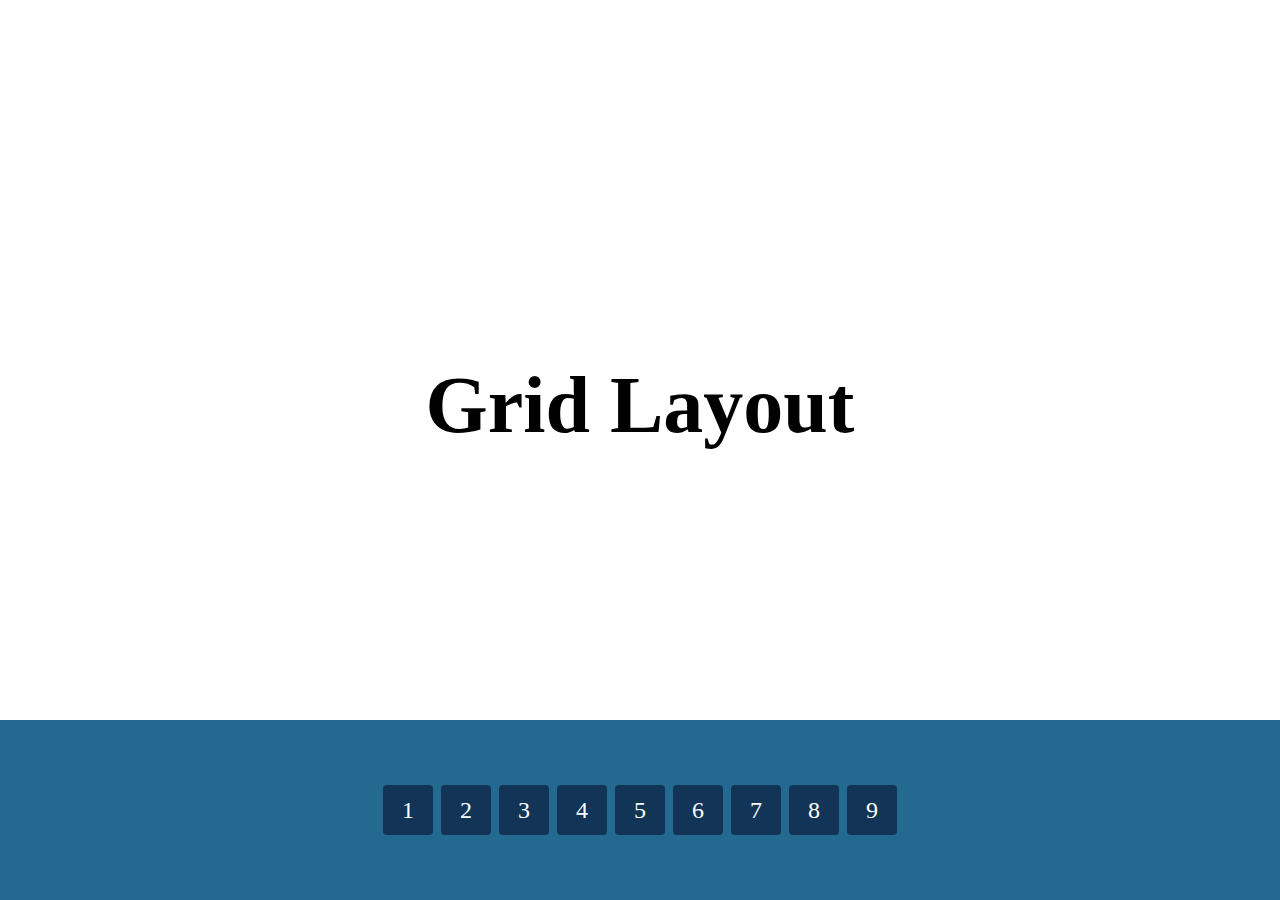
<file: index.html>
<!DOCTYPE html>
<html lang="en">
<head>
    <meta charset="UTF-8">
    <meta name="viewport" content="width=device-width, initial-scale=1.0">
    <title>Grid Layout</title>
    <link rel="stylesheet" href="./styles/style.css">
</head>
<body>
    <div class="main">
        <h1>Grid Layout</h1>
    </div>
    <div class="container"></div>
    <!-- paginition -->
    <div class="container">
        <div class="paginition-container">
            <div>
                <a href="./pages/grid_01.html">
                    <span class="paginition-item">1</span>
                </a>
            </div>
            <div>
                <a href="./pages/grid_02.html">
                    <span class="paginition-item">2</span>
                </a>
            </div>
            <div>
                <a href="./pages/grid_03.html">
                    <span class="paginition-item">3</span>
                </a>
            </div>
            <div>
                <a href="./pages/grid_04.html">
                    <span class="paginition-item">4</span>
                </a>
            </div>
            <div>
                <a href="./pages/grid_05.html">
                    <span class="paginition-item">5</span>
                </a>
            </div>
            <div>
                <a href="./pages/grid_06.html">
                    <span class="paginition-item">6</span>
                </a>
            </div>
            <div>
                <a href="./pages/grid_07.html">
                    <span class="paginition-item">7</span>
                </a>
            </div>
            <div>
                <a href="./pages/grid_08.html">
                    <span class="paginition-item">8</span>
                </a>
            </div>
            <div>
                <a href="./pages/grid_09.html">
                    <span class="paginition-item">9</span>
                </a>
            </div>
        </div>
    </div>
</body>
</html>
</file>
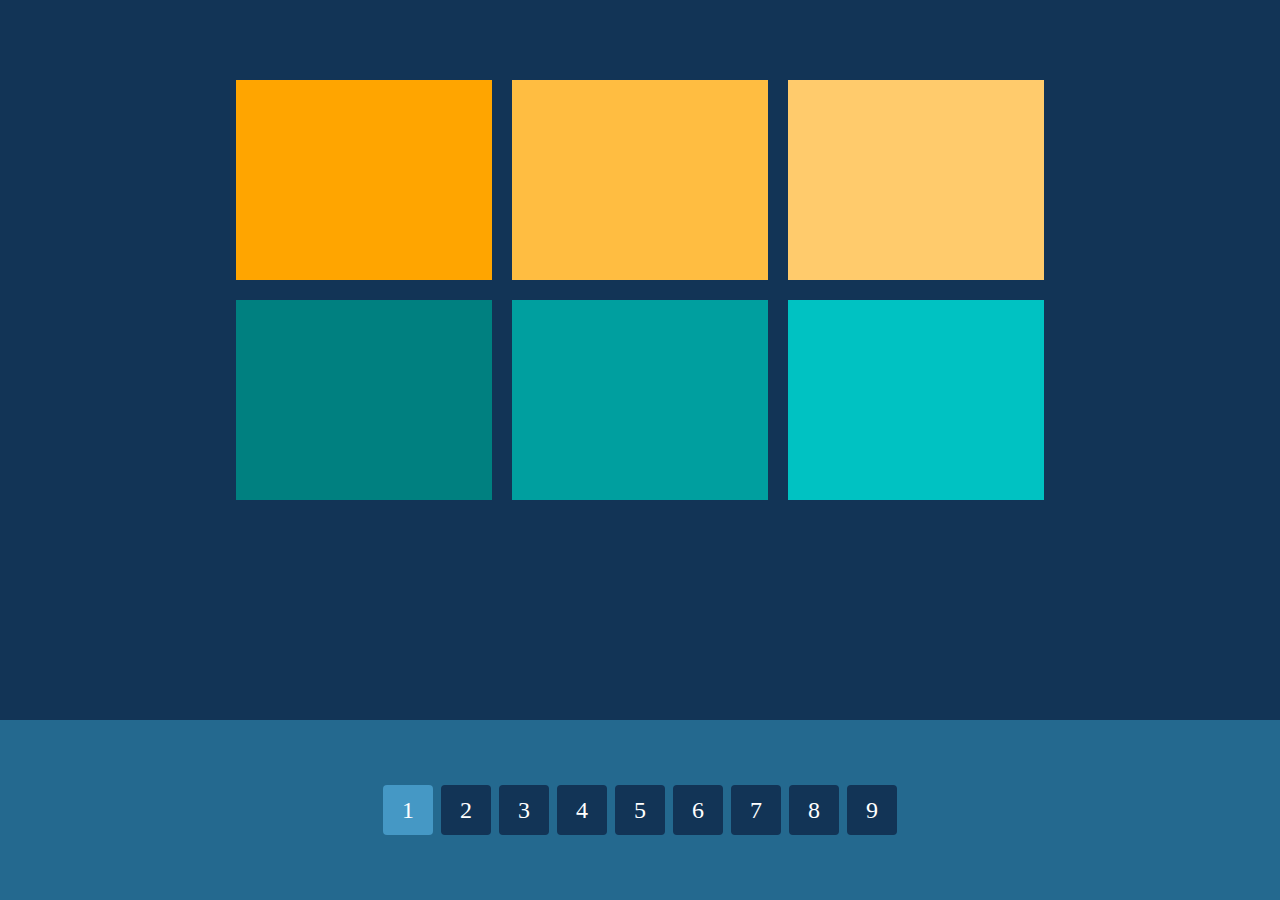
<file: pages/grid_01.html>
<!DOCTYPE html>
<html lang="en">
<head>
    <meta charset="UTF-8">
    <meta name="viewport" content="width=device-width, initial-scale=1.0">
    <title>Grid Layout | 01</title>
    <link rel="stylesheet" href="../styles/style.css">
    <link rel="stylesheet" href="../styles/grid-one.css">
</head>
<body>
    <!-- grid-01 -->
    <div class="container">
        <div class="parent grid-one">
            <div class="children" id="children-1"></div>
            <div class="children" id="children-2"></div>
            <div class="children" id="children-3"></div>
            <div class="children" id="children-4"></div>
            <div class="children" id="children-5"></div>
            <div class="children" id="children-6"></div>
        </div>
    </div>
    <!-- paginition -->
    <div class="">
        <div class="paginition-container">
            <div>
                <a href="./grid_01.html">
                    <span class="paginition-item active">1</span>
                </a>
            </div>
            <div>
                <a href="./grid_02.html">
                    <span class="paginition-item">2</span>
                </a>
            </div>
            <div>
                <a href="./grid_02.html">
                    <span class="paginition-item">3</span>
                </a>
            </div>
            <div>
                <a href="./grid_02.html">
                    <span class="paginition-item">4</span>
                </a>
            </div>
            <div>
                <a href="./grid_02.html">
                    <span class="paginition-item">5</span>
                </a>
            </div>
            <div>
                <a href="./grid_02.html">
                    <span class="paginition-item">6</span>
                </a>
            </div>
            <div>
                <a href="./grid_02.html">
                    <span class="paginition-item">7</span>
                </a>
            </div>
            <div>
                <a href="./grid_02.html">
                    <span class="paginition-item">8</span>
                </a>
            </div>
            <div>
                <a href="./grid_02.html">
                    <span class="paginition-item">9</span>
                </a>
            </div>
            
        </div>
    </div>
</body>
</html>
</file>
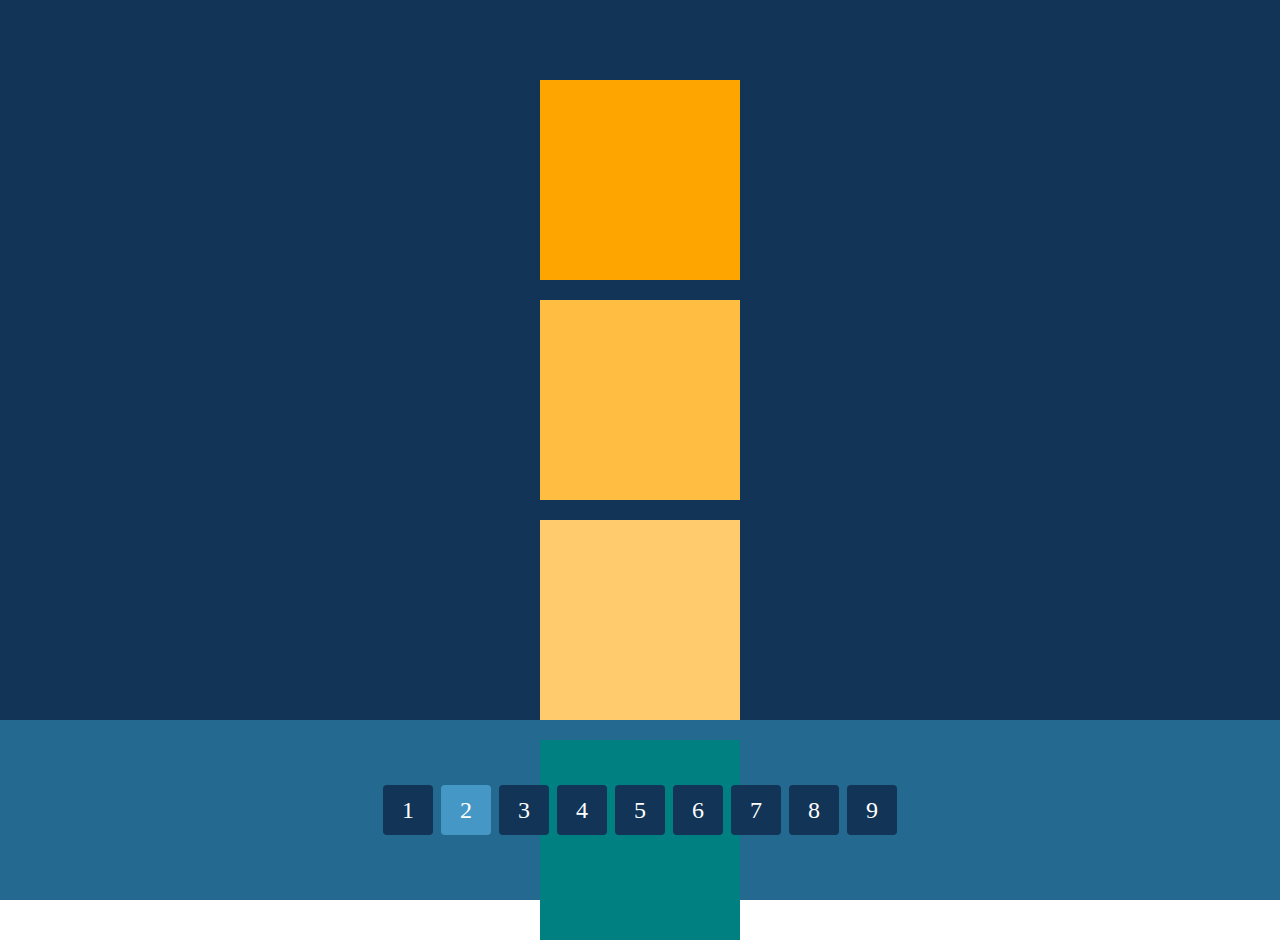
<file: pages/grid_02.html>
<!DOCTYPE html>
<html lang="en">
<head>
    <meta charset="UTF-8">
    <meta name="viewport" content="width=device-width, initial-scale=1.0">
    <title>Grid Layout | 02</title>
    <link rel="stylesheet" href="../styles/style.css">
    <link rel="stylesheet" href="../styles/grid-two.css">
</head>
<body>
    <!-- grid-01 -->
    <div class="container">
        <div class="parent grid-two">
            <div class="children" id="children-1"></div>
            <div class="children" id="children-2"></div>
            <div class="children" id="children-3"></div>
            <div class="children" id="children-4"></div>
        </div>
    </div>
    <!-- paginition -->
    <div class="">
        <div class="paginition-container">
            <div>
                <a href="./grid_01.html">
                    <span class="paginition-item">1</span>
                </a>
            </div>
            <div>
                <a href="./grid_02.html">
                    <span class="paginition-item active">2</span>
                </a>
            </div>
            <div>
                <a href="./grid_03.html">
                    <span class="paginition-item">3</span>
                </a>
            </div>
            <div>
                <a href="./grid_04.html">
                    <span class="paginition-item">4</span>
                </a>
            </div>
            <div>
                <a href="./grid_05.html">
                    <span class="paginition-item">5</span>
                </a>
            </div>
            <div>
                <a href="./grid_06.html">
                    <span class="paginition-item">6</span>
                </a>
            </div>
            <div>
                <a href="./grid_07.html">
                    <span class="paginition-item">7</span>
                </a>
            </div>
            <div>
                <a href="./grid_08.html">
                    <span class="paginition-item">8</span>
                </a>
            </div>
            <div>
                <a href="./grid_09.html">
                    <span class="paginition-item">9</span>
                </a>
            </div>
            
        </div>
    </div>
</body>
</html>
</file>
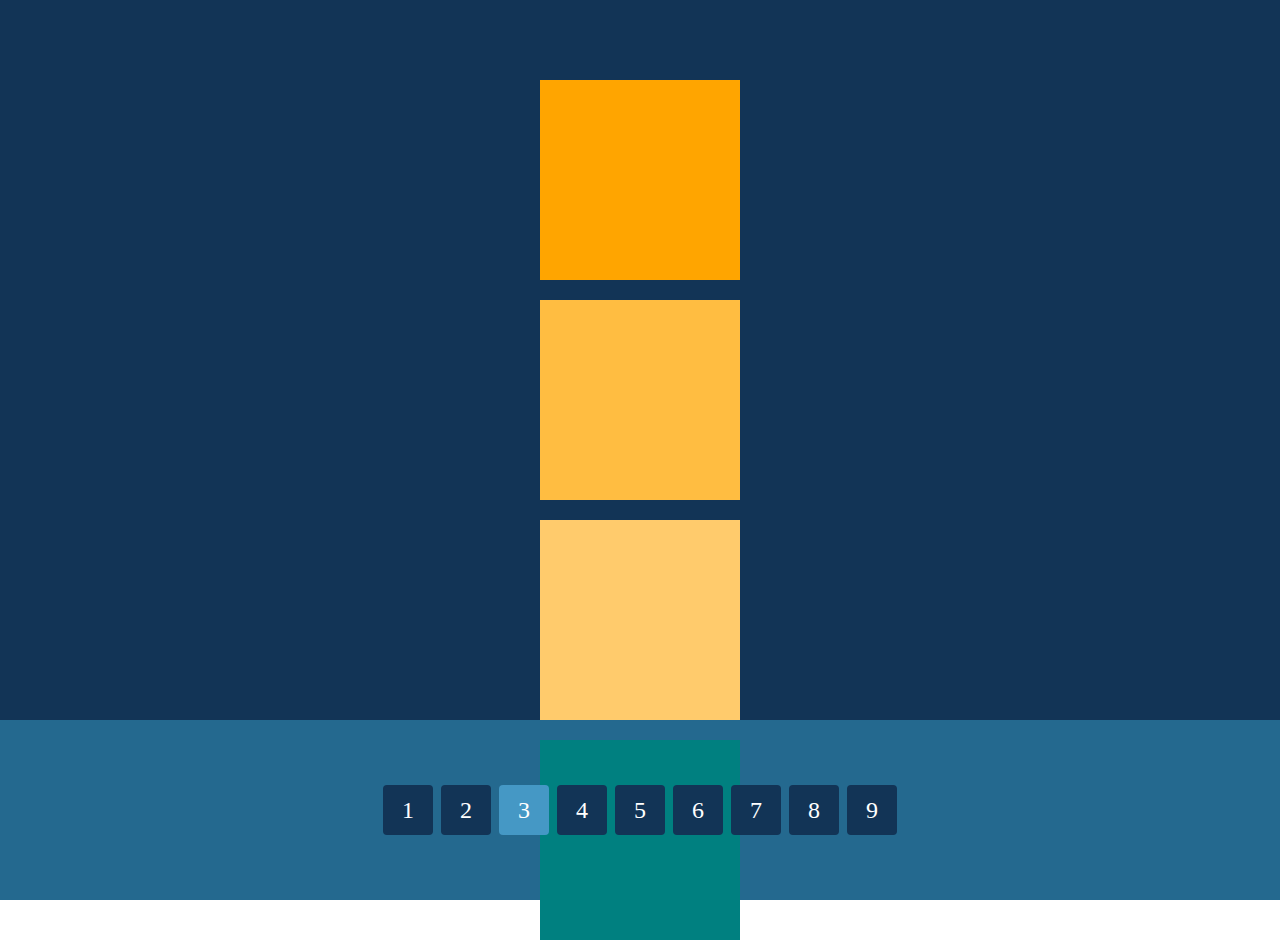
<file: pages/grid_03.html>
<!DOCTYPE html>
<html lang="en">
<head>
    <meta charset="UTF-8">
    <meta name="viewport" content="width=device-width, initial-scale=1.0">
    <title>Grid Layout | 02</title>
    <link rel="stylesheet" href="../styles/style.css">
    <link rel="stylesheet" href="../styles/grid-three.css">
</head>
<body>
    <!-- grid-01 -->
    <div class="container">
        <div class="parent grid-three">
            <div class="children" id="children-1"></div>
            <div class="children" id="children-2"></div>
            <div class="children" id="children-3"></div>
            <div class="children" id="children-4"></div>
        </div>
    </div>
    <!-- paginition -->
    <div class="">
        <div class="paginition-container">
            <div>
                <a href="./grid_01.html">
                    <span class="paginition-item">1</span>
                </a>
            </div>
            <div>
                <a href="./grid_02.html">
                    <span class="paginition-item">2</span>
                </a>
            </div>
            <div>
                <a href="./grid_03.html">
                    <span class="paginition-item active">3</span>
                </a>
            </div>
            <div>
                <a href="./grid_04.html">
                    <span class="paginition-item">4</span>
                </a>
            </div>
            <div>
                <a href="./grid_05.html">
                    <span class="paginition-item">5</span>
                </a>
            </div>
            <div>
                <a href="./grid_06.html">
                    <span class="paginition-item">6</span>
                </a>
            </div>
            <div>
                <a href="./grid_07.html">
                    <span class="paginition-item">7</span>
                </a>
            </div>
            <div>
                <a href="./grid_08.html">
                    <span class="paginition-item">8</span>
                </a>
            </div>
            <div>
                <a href="./grid_09.html">
                    <span class="paginition-item">9</span>
                </a>
            </div>
            
        </div>
    </div>
</body>
</html>
</file>
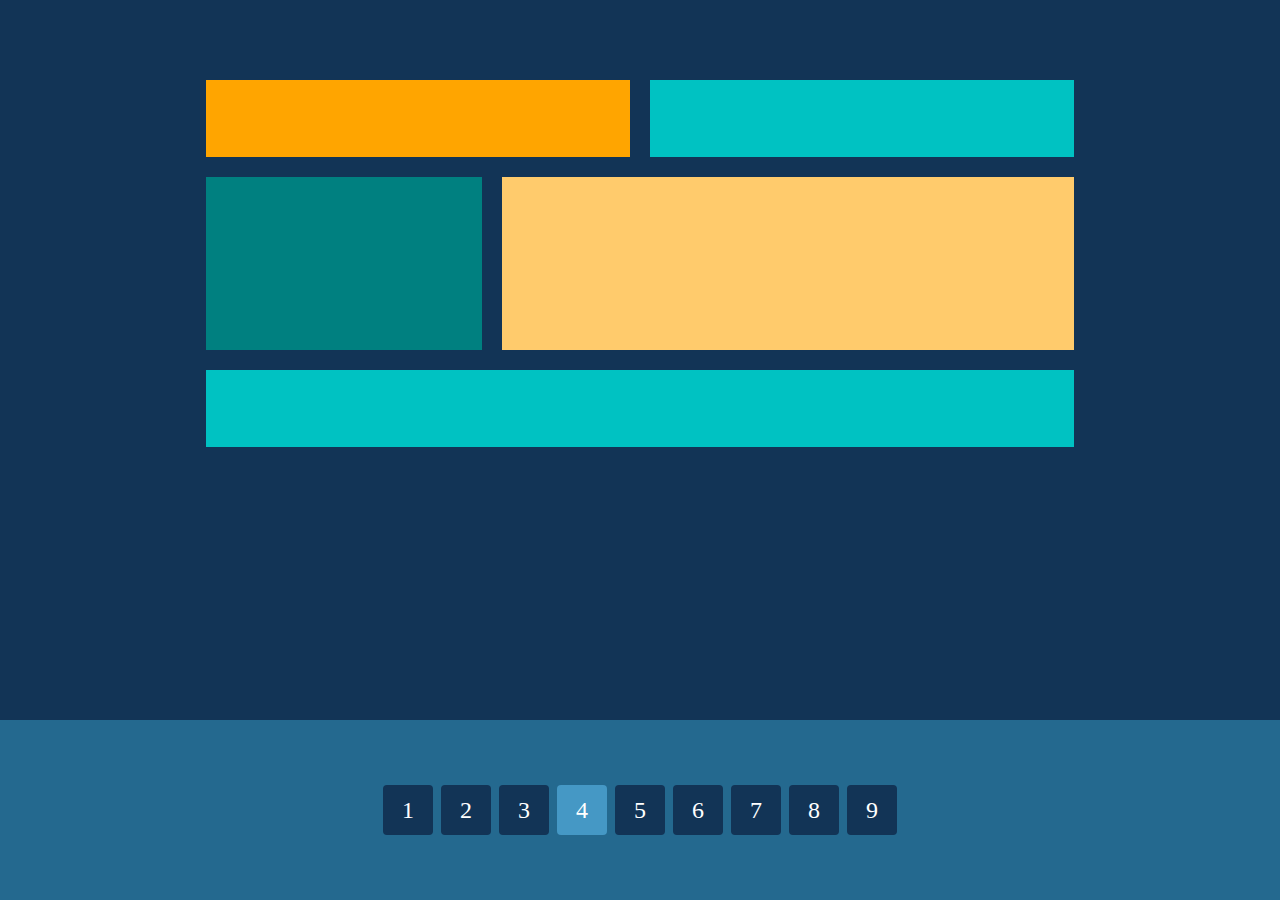
<file: pages/grid_04.html>
<!DOCTYPE html>
<html lang="en">
<head>
    <meta charset="UTF-8">
    <meta name="viewport" content="width=device-width, initial-scale=1.0">
    <title>Grid Layout | 02</title>
    <link rel="stylesheet" href="../styles/style.css">
    <link rel="stylesheet" href="../styles/grid-four.css">
</head>
<body>
    <!-- grid-01 -->
    <div class="container">
        <div class="parent grid-three">
            <div class="children" id="children-1"></div>
            <div class="children" id="children-2"></div>
            <div class="children" id="children-3"></div>
            <div class="children" id="children-4"></div>
            <div class="children" id="children-5"></div>
        </div>
    </div>
    <!-- paginition -->
    <div class="">
        <div class="paginition-container">
            <div>
                <a href="./grid_01.html">
                    <span class="paginition-item">1</span>
                </a>
            </div>
            <div>
                <a href="./grid_02.html">
                    <span class="paginition-item">2</span>
                </a>
            </div>
            <div>
                <a href="./grid_03.html">
                    <span class="paginition-item">3</span>
                </a>
            </div>
            <div>
                <a href="./grid_04.html">
                    <span class="paginition-item active">4</span>
                </a>
            </div>
            <div>
                <a href="./grid_05.html">
                    <span class="paginition-item">5</span>
                </a>
            </div>
            <div>
                <a href="./grid_06.html">
                    <span class="paginition-item">6</span>
                </a>
            </div>
            <div>
                <a href="./grid_07.html">
                    <span class="paginition-item">7</span>
                </a>
            </div>
            <div>
                <a href="./grid_08.html">
                    <span class="paginition-item">8</span>
                </a>
            </div>
            <div>
                <a href="./grid_09.html">
                    <span class="paginition-item">9</span>
                </a>
            </div>
            
        </div>
    </div>
</body>
</html>
</file>
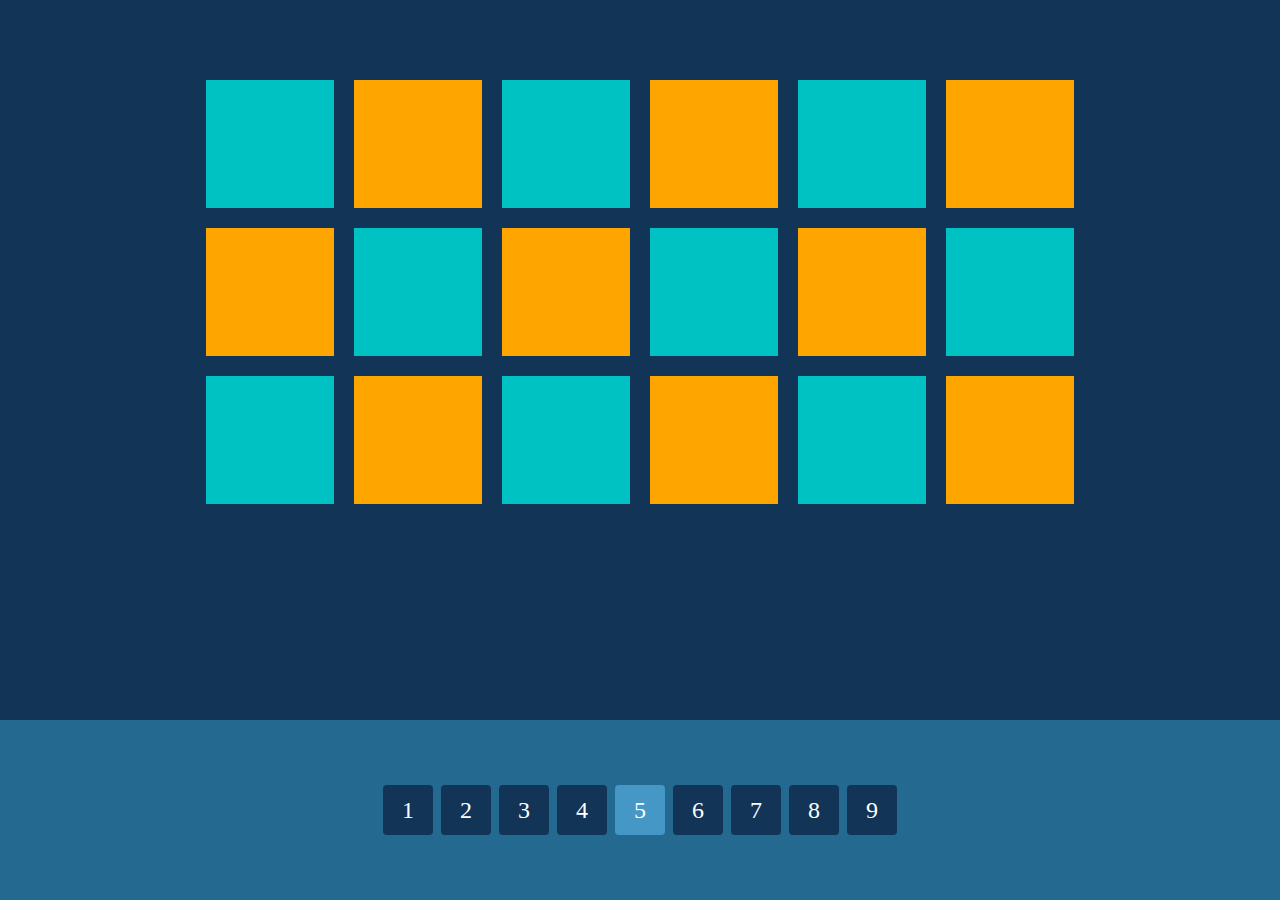
<file: pages/grid_05.html>
<!DOCTYPE html>
<html lang="en">
<head>
    <meta charset="UTF-8">
    <meta name="viewport" content="width=device-width, initial-scale=1.0">
    <title>Grid Layout | 05</title>
    <link rel="stylesheet" href="../styles/style.css">
    <link rel="stylesheet" href="../styles/grid-five.css">
</head>
<body>
    <!-- grid-01 -->
    <div class="container">
        <div class="parent grid-three">
            <div class="children" id="children-1"></div>
            <div class="children" id="children-2"></div>
            <div class="children" id="children-3"></div>
            <div class="children" id="children-4"></div>
            <div class="children" id="children-5"></div>
            <div class="children" id="children-6"></div>
            <div class="children" id="children-7"></div>
            <div class="children" id="children-8"></div>
            <div class="children" id="children-9"></div>
            <div class="children" id="children-10"></div>
            <div class="children" id="children-11"></div>
            <div class="children" id="children-12"></div>
            <div class="children" id="children-13"></div>
            <div class="children" id="children-14"></div>
            <div class="children" id="children-15"></div>
            <div class="children" id="children-16"></div>
            <div class="children" id="children-17"></div>
            <div class="children" id="children-18"></div>
        </div>
    </div>
    <!-- paginition -->
    <div class="">
        <div class="paginition-container">
            <div>
                <a href="./grid_01.html">
                    <span class="paginition-item">1</span>
                </a>
            </div>
            <div>
                <a href="./grid_02.html">
                    <span class="paginition-item">2</span>
                </a>
            </div>
            <div>
                <a href="./grid_03.html">
                    <span class="paginition-item">3</span>
                </a>
            </div>
            <div>
                <a href="./grid_04.html">
                    <span class="paginition-item">4</span>
                </a>
            </div>
            <div>
                <a href="./grid_05.html">
                    <span class="paginition-item active">5</span>
                </a>
            </div>
            <div>
                <a href="./grid_06.html">
                    <span class="paginition-item">6</span>
                </a>
            </div>
            <div>
                <a href="./grid_07.html">
                    <span class="paginition-item">7</span>
                </a>
            </div>
            <div>
                <a href="./grid_08.html">
                    <span class="paginition-item">8</span>
                </a>
            </div>
            <div>
                <a href="./grid_09.html">
                    <span class="paginition-item">9</span>
                </a>
            </div>
            
        </div>
    </div>
</body>
</html>
</file>
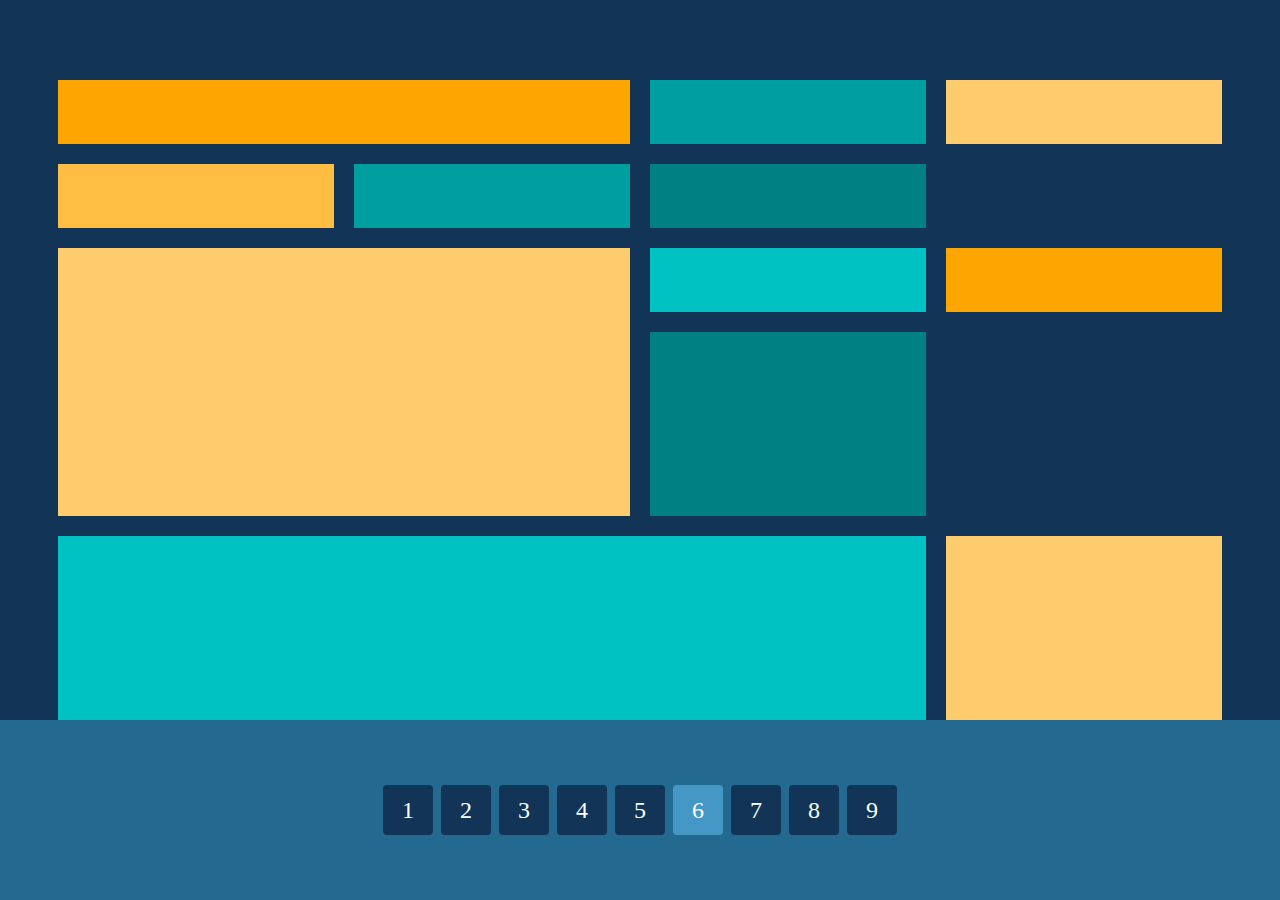
<file: pages/grid_06.html>
<!DOCTYPE html>
<html lang="en">
<head>
    <meta charset="UTF-8">
    <meta name="viewport" content="width=device-width, initial-scale=1.0">
    <title>Grid Layout | 06</title>
    <link rel="stylesheet" href="../styles/style.css">
    <link rel="stylesheet" href="../styles/grid-six.css">
</head>
<body>
    <!-- grid-06 -->
    <div class="container">
        <div class="parent grid-three">
            <div class="children" id="children-1"></div>
            <div class="children" id="children-2"></div>
            <div class="children" id="children-3"></div>
            <div class="children" id="children-4"></div>
            <div class="children" id="children-5"></div>
            <div class="children" id="children-6"></div>
            <div class="children" id="children-7"></div>
            <div class="children" id="children-8"></div>
            <div class="children" id="children-9"></div>
            <div class="children" id="children-10"></div>
            <div class="children" id="children-11"></div>
            <div class="children" id="children-12"></div>
        </div>
    </div>
    <!-- paginition -->
    <div class="">
        <div class="paginition-container">
            <div>
                <a href="./grid_01.html">
                    <span class="paginition-item">1</span>
                </a>
            </div>
            <div>
                <a href="./grid_02.html">
                    <span class="paginition-item">2</span>
                </a>
            </div>
            <div>
                <a href="./grid_03.html">
                    <span class="paginition-item">3</span>
                </a>
            </div>
            <div>
                <a href="./grid_04.html">
                    <span class="paginition-item">4</span>
                </a>
            </div>
            <div>
                <a href="./grid_05.html">
                    <span class="paginition-item">5</span>
                </a>
            </div>
            <div>
                <a href="./grid_06.html">
                    <span class="paginition-item active">6</span>
                </a>
            </div>
            <div>
                <a href="./grid_07.html">
                    <span class="paginition-item">7</span>
                </a>
            </div>
            <div>
                <a href="./grid_08.html">
                    <span class="paginition-item">8</span>
                </a>
            </div>
            <div>
                <a href="./grid_09.html">
                    <span class="paginition-item">9</span>
                </a>
            </div>
            
        </div>
    </div>
</body>
</html>
</file>
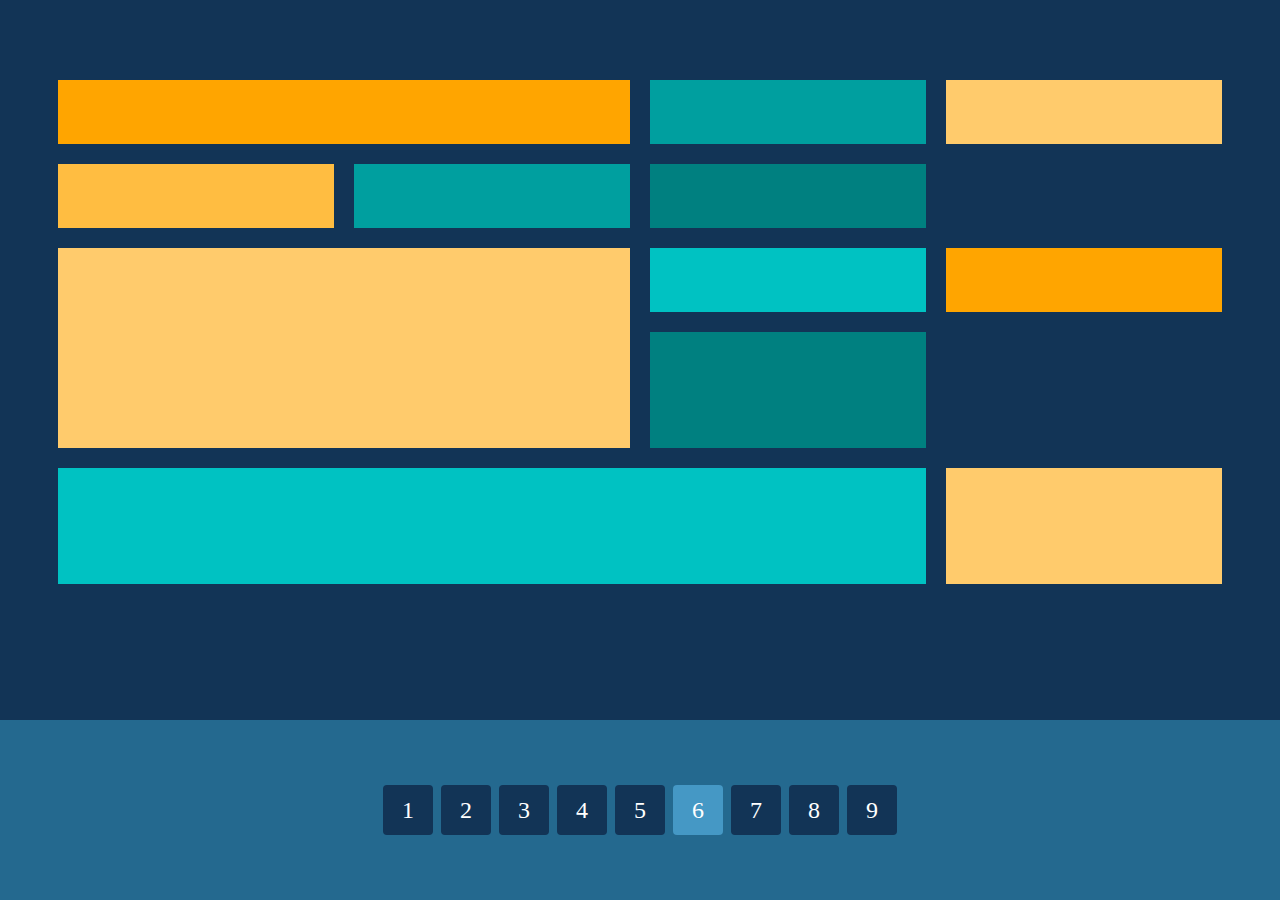
<file: pages/grid_07.html>
<!DOCTYPE html>
<html lang="en">
<head>
    <meta charset="UTF-8">
    <meta name="viewport" content="width=device-width, initial-scale=1.0">
    <title>Grid Layout | 07</title>
    <link rel="stylesheet" href="../styles/style.css">
    <link rel="stylesheet" href="../styles/grid-six.css">
</head>
<body>
    <!-- grid-07 -->
    <div class="container">
        <div class="parent grid-three">
            <div class="children" id="children-1"></div>
            <div class="children" id="children-2"></div>
            <div class="children" id="children-3"></div>
            <div class="children" id="children-4"></div>
            <div class="children" id="children-5"></div>
            <div class="children" id="children-6"></div>
            <div class="children" id="children-7"></div>
            <div class="children" id="children-8"></div>
            <div class="children" id="children-9"></div>
            <div class="children" id="children-10"></div>
            <div class="children" id="children-11"></div>
            <div class="children" id="children-12"></div>
            <div class="children" id="children-13"></div>
            <div class="children" id="children-14"></div>
            <div class="children" id="children-15"></div>
            <div class="children" id="children-16"></div>
            <div class="children" id="children-17"></div>
            <div class="children" id="children-18"></div>
        </div>
    </div>
    <!-- paginition -->
    <div class="">
        <div class="paginition-container">
            <div>
                <a href="./grid_01.html">
                    <span class="paginition-item">1</span>
                </a>
            </div>
            <div>
                <a href="./grid_02.html">
                    <span class="paginition-item">2</span>
                </a>
            </div>
            <div>
                <a href="./grid_03.html">
                    <span class="paginition-item">3</span>
                </a>
            </div>
            <div>
                <a href="./grid_04.html">
                    <span class="paginition-item">4</span>
                </a>
            </div>
            <div>
                <a href="./grid_05.html">
                    <span class="paginition-item">5</span>
                </a>
            </div>
            <div>
                <a href="./grid_06.html">
                    <span class="paginition-item active">6</span>
                </a>
            </div>
            <div>
                <a href="./grid_07.html">
                    <span class="paginition-item">7</span>
                </a>
            </div>
            <div>
                <a href="./grid_08.html">
                    <span class="paginition-item">8</span>
                </a>
            </div>
            <div>
                <a href="./grid_09.html">
                    <span class="paginition-item">9</span>
                </a>
            </div>
            
        </div>
    </div>
</body>
</html>
</file>
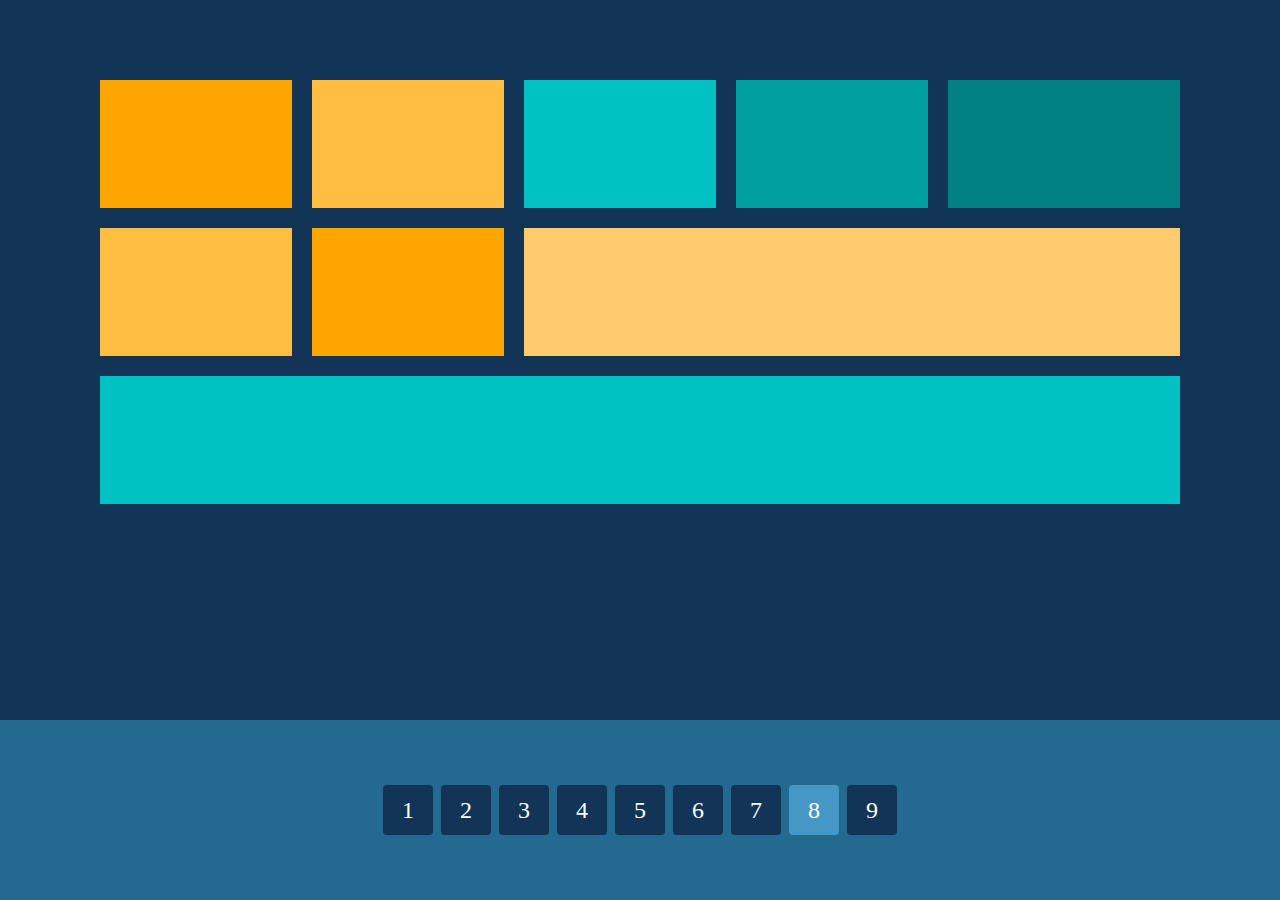
<file: pages/grid_08.html>
<!DOCTYPE html>
<html lang="en">
<head>
    <meta charset="UTF-8">
    <meta name="viewport" content="width=device-width, initial-scale=1.0">
    <title>Grid Layout | 08</title>
    <link rel="stylesheet" href="../styles/style.css">
    <link rel="stylesheet" href="../styles/grid-eight.css">
</head>
<body>
    <!-- grid-08 -->
    <div class="container">
        <div class="parent grid-three">
            <div class="children" id="children-1"></div>
            <div class="children" id="children-2"></div>
            <div class="children" id="children-3"></div>
            <div class="children" id="children-4"></div>
            <div class="children" id="children-5"></div>
            <div class="children" id="children-6"></div>
            <div class="children" id="children-7"></div>
            <div class="children" id="children-8"></div>
            <div class="children" id="children-9"></div>
            <div class="children" id="children-10"></div>
            <div class="children" id="children-11"></div>
            <div class="children" id="children-12"></div>
            <div class="children" id="children-13"></div>
            <div class="children" id="children-14"></div>
            <div class="children" id="children-15"></div>
            <div class="children" id="children-16"></div>
            <div class="children" id="children-17"></div>
            <div class="children" id="children-18"></div>
        </div>
    </div>
    <!-- paginition -->
    <div class="">
        <div class="paginition-container">
            <div>
                <a href="./grid_01.html">
                    <span class="paginition-item">1</span>
                </a>
            </div>
            <div>
                <a href="./grid_02.html">
                    <span class="paginition-item">2</span>
                </a>
            </div>
            <div>
                <a href="./grid_03.html">
                    <span class="paginition-item">3</span>
                </a>
            </div>
            <div>
                <a href="./grid_04.html">
                    <span class="paginition-item">4</span>
                </a>
            </div>
            <div>
                <a href="./grid_05.html">
                    <span class="paginition-item">5</span>
                </a>
            </div>
            <div>
                <a href="./grid_06.html">
                    <span class="paginition-item">6</span>
                </a>
            </div>
            <div>
                <a href="./grid_07.html">
                    <span class="paginition-item">7</span>
                </a>
            </div>
            <div>
                <a href="./grid_08.html">
                    <span class="paginition-item active">8</span>
                </a>
            </div>
            <div>
                <a href="./grid_09.html">
                    <span class="paginition-item">9</span>
                </a>
            </div>
            
        </div>
    </div>
</body>
</html>
</file>
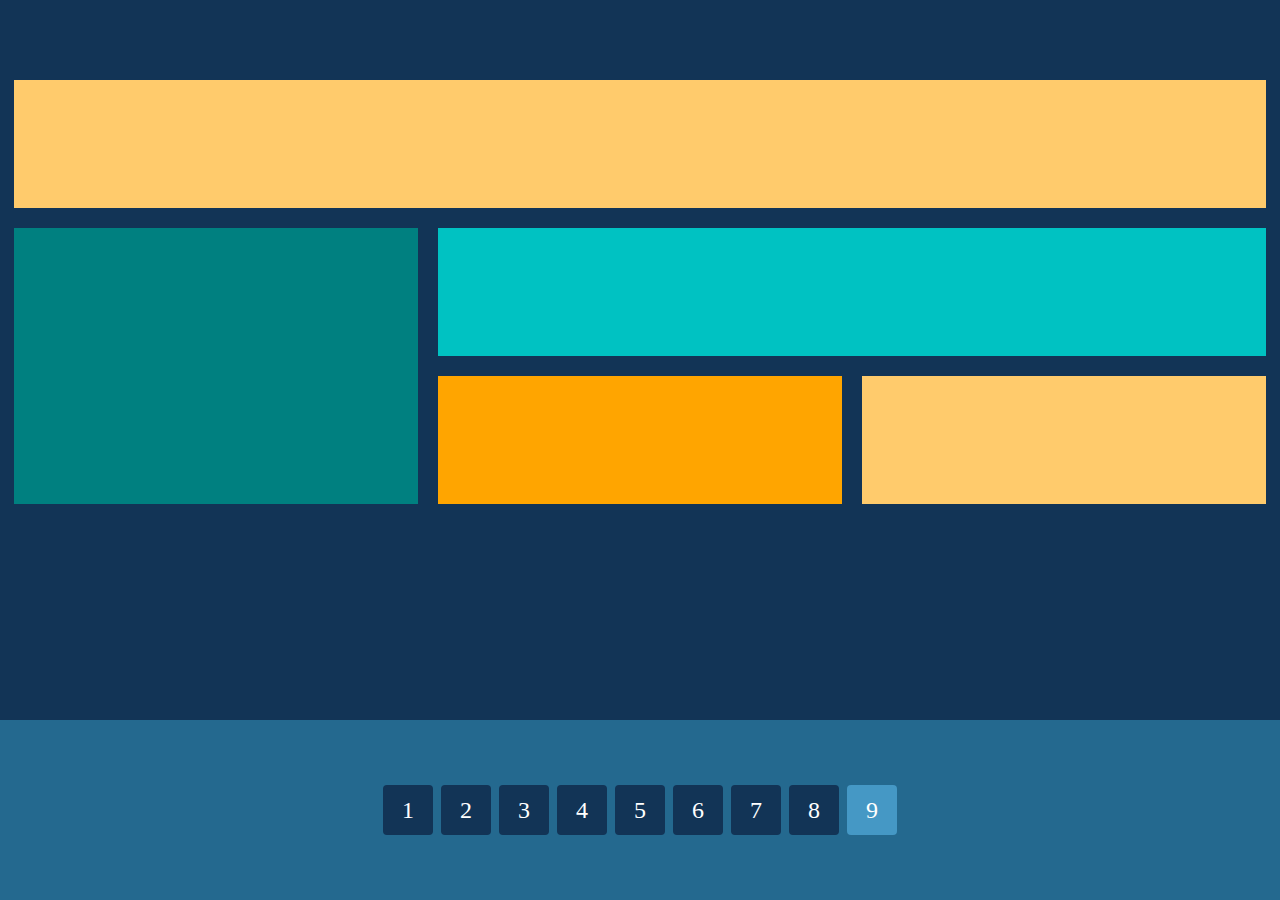
<file: pages/grid_09.html>
<!DOCTYPE html>
<html lang="en">
<head>
    <meta charset="UTF-8">
    <meta name="viewport" content="width=device-width, initial-scale=1.0">
    <title>Grid Layout | 09</title>
    <link rel="stylesheet" href="../styles/style.css">
    <link rel="stylesheet" href="../styles/grid-nine.css">
</head>
<body>
    <!-- grid-09 -->
    <div class="container">
        <div class="parent grid-three">
            <div class="children" id="children-1"></div>
            <div class="children" id="children-2"></div>
            <div class="children" id="children-3"></div>
            <div class="children" id="children-4"></div>
            <div class="children" id="children-5"></div>
        </div>
    </div>
    <!-- paginition -->
    <div class="">
        <div class="paginition-container">
            <div>
                <a href="./grid_01.html">
                    <span class="paginition-item">1</span>
                </a>
            </div>
            <div>
                <a href="./grid_02.html">
                    <span class="paginition-item">2</span>
                </a>
            </div>
            <div>
                <a href="./grid_03.html">
                    <span class="paginition-item">3</span>
                </a>
            </div>
            <div>
                <a href="./grid_04.html">
                    <span class="paginition-item">4</span>
                </a>
            </div>
            <div>
                <a href="./grid_05.html">
                    <span class="paginition-item">5</span>
                </a>
            </div>
            <div>
                <a href="./grid_06.html">
                    <span class="paginition-item">6</span>
                </a>
            </div>
            <div>
                <a href="./grid_07.html">
                    <span class="paginition-item">7</span>
                </a>
            </div>
            <div>
                <a href="./grid_08.html">
                    <span class="paginition-item">8</span>
                </a>
            </div>
            <div>
                <a href="./grid_09.html">
                    <span class="paginition-item active">9</span>
                </a>
            </div>
            
        </div>
    </div>
</body>
</html>
</file>
<file: styles/style.css>
:root {
    --primary-col: #123456;
    --secondary-col: #24698f;
    --secondary-hover-col: #60b3e0;
    --secondary-active-col: #4598c5;
    --text-col: #ffffff;
}
* {
    margin: 0;
    padding: 0;
    box-sizing: border-box;
}
a {
    text-decoration: none;
    color: var(--text-col);
}

/* paginition */
.paginition-container {
    display: flex;
    align-items: center;
    justify-content: center;
    gap: 8px;
    /* padding:  50px 20px; */
    height: 20vh;
    background-color: var(--secondary-col);
}
.paginition-item {
    width: 50px;
    height: 50px;
    display: flex;
    align-items: center;
    justify-content: center;
    font-size: 1.5rem;
    border-radius: 4px;
    background-color: var(--primary-col);
    color: var(--text-col);
    transition: all 0.3s ease-in-out;
    cursor: pointer;
}
.paginition-item.active {
    background-color: var(--secondary-active-col);
}
.paginition-item:hover:not(.active) {
    background-color: var(--secondary-hover-col);
}
.container h1 {
    text-align: center;
    padding: 20px 0px;
}
.main {
    height: 80vh;
    text-align: center;
}
.main h1 {
    padding: 40vh 0px;
    font-size: 5rem;
}
</file>
<file: styles/grid-one.css>
:root {
    --primary-col: #123456;
    --secondary-col: #24698f;
    --secondary-hover-col: #60b3e0;
    --secondary-active-col: #4598c5;
    --text-col: #ffffff;
}

* {
    margin: 0;
    padding: 0;
    box-sizing: border-box;
}

.container {
    padding-top: 80px;
    display: flex;
    height: 80vh;
    justify-content: center;
    background-color: var(--primary-col);
}
.parent {
    display: grid;
    gap: 20px;
    /* align-items: center; */
    justify-content: center;
}

/* grid-01 */
.grid-one {
    grid-template-columns: repeat(3, 20vw);
    grid-template-rows: repeat(3, 1fr);
}
.children {
    padding: 100px;
}
#children-1 {
    background-color: #ffa500;
}
#children-2 {
    background-color: #ffbd41;
}
#children-3 {
    background-color: #ffcb6c;
}
#children-4 {
    background-color: #008080;
}
#children-5 {
    background-color: #009f9f;
}
#children-6 {
    background-color: #00c2c2;
}
</file>
<file: styles/grid-two.css>
:root {
    --primary-col: #123456;
    --secondary-col: #24698f;
    --secondary-hover-col: #60b3e0;
    --secondary-active-col: #4598c5;
    --text-col: #ffffff;
}

* {
    margin: 0;
    padding: 0;
    box-sizing: border-box;
}

.container {
    padding-top: 80px;
    display: flex;
    height: 80vh;
    justify-content: center;
    background-color: var(--primary-col);
}
.parent {
    display: grid;
    gap: 20px;
    /* align-items: center; */
    justify-content: center;
}

/* grid-01 */
.grid-one {
    grid-template-columns: repeat(3, 20vw);
    grid-template-rows: repeat(3, 1fr);
}
.children {
    padding: 100px;
}
#children-1 {
    background-color: #ffa500;
}
#children-2 {
    background-color: #ffbd41;
}
#children-3 {
    background-color: #ffcb6c;
}
#children-4 {
    background-color: #008080;
}
#children-5 {
    background-color: #009f9f;
}
#children-6 {
    background-color: #00c2c2;
}
</file>
<file: styles/grid-three.css>
:root {
    --primary-col: #123456;
    --secondary-col: #24698f;
    --secondary-hover-col: #60b3e0;
    --secondary-active-col: #4598c5;
    --text-col: #ffffff;
}

* {
    margin: 0;
    padding: 0;
    box-sizing: border-box;
}

.container {
    padding-top: 80px;
    display: flex;
    height: 80vh;
    justify-content: center;
    background-color: var(--primary-col);
}
.parent {
    display: grid;
    gap: 20px;
    /* align-items: center; */
    justify-content: center;
}

/* grid-01 */
.grid-one {
    grid-template-columns: repeat(3, 20vw);
    grid-template-rows: repeat(3, 1fr);
}
.children {
    padding: 100px;
}
#children-1 {
    background-color: #ffa500;
}
#children-2 {
    background-color: #ffbd41;
}
#children-3 {
    background-color: #ffcb6c;
}
#children-4 {
    background-color: #008080;
}
#children-5 {
    background-color: #009f9f;
}
#children-6 {
    background-color: #00c2c2;
}
</file>
<file: styles/grid-four.css>
:root {
    --primary-col: #123456;
    --secondary-col: #24698f;
    --secondary-hover-col: #60b3e0;
    --secondary-active-col: #4598c5;
    --text-col: #ffffff;
}

* {
    margin: 0;
    padding: 0;
    box-sizing: border-box;
}

.container {
    padding-top: 80px;
    display: flex;
    height: 80vh;
    justify-content: center;
    background-color: var(--primary-col);
}
.parent {
    display: grid;
    gap: 20px;
    /* align-items: center; */
    justify-content: center;
}

/* grid-01 */
.grid-three {
    grid-template-columns: repeat(6, 10vw);
    grid-template-rows: repeat(4, 6vw);
    /* grid-template-rows: 10px 20px 10px ; */
}
.children {
    padding: 10px;
}
#children-1 {
    background-color: #ffa500;
    grid-column: 1/4;
}
#children-2 {
    grid-column: 4/7;
    grid-row: 1/2;
    background-color: #00c2c2;
}
#children-3 {
    background-color: #008080;
    grid-column: 1/3;
    grid-row: 2/4;
}
#children-4 {
    background-color: #ffcb6c;
    grid-column: 3/7;
    grid-row: 2/4;
}
#children-5 {
    background-color: #00c2c2;
    grid-column: 1/7;
}
</file>
<file: styles/grid-five.css>
:root {
    --primary-col: #123456;
    --secondary-col: #24698f;
    --secondary-hover-col: #60b3e0;
    --secondary-active-col: #4598c5;
    --text-col: #ffffff;

    --one-col: #ffa500;
    --two-col: #ffbd41;
    --three-col: #ffcb6c;
    --four-col: #008080;
    --five-col: #009f9f;
    --six-col: #00c2c2;
}

* {
    margin: 0;
    padding: 0;
    box-sizing: border-box;
}

.container {
    padding-top: 80px;
    display: flex;
    height: 80vh;
    justify-content: center;
    background-color: var(--primary-col);
}
.parent {
    display: grid;
    gap: 20px;
    justify-content: center;
}

/* grid-05 */
.grid-three {
    grid-template-columns: repeat(6, 10vw);
    grid-template-rows: repeat(3, 10vw);
}
.children {
    padding: 10px;
}

/* row-1 */
#children-1 {
    grid-column: 1/2;
    background-color: var(--six-col);
}
#children-2 {
    grid-column: 2/3;
    background-color: var(--one-col);
}
#children-3 {
    grid-column: 3/4;
    background-color: var(--six-col);
}
#children-4 {
    grid-column: 4/5;
    background-color: var(--one-col);
}
#children-5 {
    grid-column: 5/6;
    background-color: var(--six-col);
}
#children-6 {
    grid-column: 6/7;
    background-color: var(--one-col);
}
/* row-2 */
#children-7 {
    grid-column: 1/2;
    grid-row: 2/3;
    background-color: var(--one-col);
}
#children-8 {
    grid-column: 2/3;
    grid-row: 2/3;
    background-color: var(--six-col);
}
#children-9 {
    grid-column: 3/4;
    grid-row: 2/3;
    background-color: var(--one-col);
}
#children-10 {
    grid-column: 4/5;
    grid-row: 2/3;
    background-color: var(--six-col);
}
#children-11 {
    grid-column: 5/6;
    grid-row: 2/3;
    background-color: var(--one-col);
}
#children-12 {
    grid-column: 6/7;
    grid-row: 2/3;
    background-color: var(--six-col);
}

/* row-3 */
#children-13 {
    grid-column: 1/2;
    grid-row: 3/4;
    background-color: var(--six-col);
}
#children-14 {
    grid-column: 2/3;
    grid-row: 3/4;
    background-color: var(--one-col);
}
#children-15 {
    grid-column: 3/4;
    grid-row: 3/4;
    background-color: var(--six-col);
}
#children-16 {
    grid-column: 4/5;
    grid-row: 3/4;
    background-color: var(--one-col);
}
#children-17 {
    grid-column: 5/6;
    grid-row: 3/4;
    background-color: var(--six-col);
}
#children-18 {
    grid-column: 6/7;
    grid-row: 3/4;
    background-color: var(--one-col);
}
</file>
<file: styles/grid-six.css>
:root {
    --primary-col: #123456;
    --secondary-col: #24698f;
    --secondary-hover-col: #60b3e0;
    --secondary-active-col: #4598c5;
    --text-col: #ffffff;

    --one-col: #ffa500;
    --two-col: #ffbd41;
    --three-col: #ffcb6c;
    --four-col: #008080;
    --five-col: #009f9f;
    --six-col: #00c2c2;
}

* {
    margin: 0;
    padding: 0;
    box-sizing: border-box;
}

.container {
    padding-top: 80px;
    display: flex;
    height: 80vh;
    justify-content: center;
    background-color: var(--primary-col);
}
.parent {
    display: grid;
    gap: 20px;
    justify-content: center;
}

/* grid-05 */
.grid-three {
    grid-template-columns: repeat(8, 10vw);
    grid-template-rows: repeat(3, 5vw);
}
.children {
    padding: 10px;
}

/* row-1 */
#children-1 {
    grid-column: 1/5;
    background-color: var(--one-col);
}
#children-2 {
    grid-column: 5/7;
    background-color: var(--five-col);
}
#children-3 {
    grid-column: 7/9;
    background-color: var(--three-col);
}
#children-4 {
    grid-column: 1/3;
    grid-row: 2/3;
    background-color: var(--two-col);
}
#children-5 {
    grid-column: 3/5;
    grid-row: 2/3;
    background-color: var(--five-col);
}
#children-6 {
    grid-column: 5/7;
    grid-row: 2/3;
    background-color: var(--four-col);
}
#children-7 {
    grid-column: 1/5;
    grid-row: 3/5;
    background-color: var(--three-col);
}
#children-8 {
    grid-column: 5/7;
    grid-row: 3/4;
    background-color: var(--six-col);
}
#children-9 {
    grid-column: 5/7;
    grid-row: 4/5;
    background-color: var(--four-col);
}
#children-10 {
    grid-column: 7/9;
    grid-row: 3/4;
    background-color: var(--one-col);
}
#children-11 {
    grid-column: 1/7;
    grid-row: 5/6;
    background-color: var(--six-col);
}
#children-12 {
    grid-column: 7/9;
    grid-row: 5/6;
    background-color: var(--three-col);
}
</file>
<file: styles/grid-eight.css>
:root {
    --primary-col: #123456;
    --secondary-col: #24698f;
    --secondary-hover-col: #60b3e0;
    --secondary-active-col: #4598c5;
    --text-col: #ffffff;

    --one-col: #ffa500;
    --two-col: #ffbd41;
    --three-col: #ffcb6c;
    --four-col: #008080;
    --five-col: #009f9f;
    --six-col: #00c2c2;
}

* {
    margin: 0;
    padding: 0;
    box-sizing: border-box;
}

.container {
    padding-top: 80px;
    display: flex;
    height: 80vh;
    justify-content: center;
    background-color: var(--primary-col);
}
.parent {
    display: grid;
    gap: 20px;
    justify-content: center;
}

/* grid-05 */
.grid-three {
    grid-template-columns: repeat(5, 15vw);
    grid-template-rows: repeat(3, 10vw);
}
.children {
    padding: 10px;
}

/* row-1 */
#children-1 {
    grid-column: 1/2;
    background-color: var(--one-col);
}
#children-2 {
    grid-column: 2/3;
    background-color: var(--two-col);
}
#children-3 {
    grid-column: 3/4;
    background-color: var(--six-col);
}
#children-4 {
    grid-column: 4/5;
    background-color: var(--five-col);
}
#children-5 {
    grid-column: 5/7;
    background-color: var(--four-col);
}
#children-6 {
    grid-column: 1/2;
    grid-row: 2/3;
    background-color: var(--two-col);
}
#children-7 {
    grid-column: 2/3;
    grid-row: 2/3;
    background-color: var(--one-col);
}
#children-8 {
    grid-column: 3/7;
    grid-row: 2/3;
    background-color: var(--three-col);
}
#children-9 {
    grid-column: 1/7;
    grid-row: 3/4;
    background-color: var(--six-col);
}
</file>
<file: styles/grid-nine.css>
:root {
    --primary-col: #123456;
    --secondary-col: #24698f;
    --secondary-hover-col: #60b3e0;
    --secondary-active-col: #4598c5;
    --text-col: #ffffff;

    --one-col: #ffa500;
    --two-col: #ffbd41;
    --three-col: #ffcb6c;
    --four-col: #008080;
    --five-col: #009f9f;
    --six-col: #00c2c2;
}

* {
    margin: 0;
    padding: 0;
    box-sizing: border-box;
}

.container {
    padding-top: 80px;
    display: flex;
    height: 80vh;
    justify-content: center;
    background-color: var(--primary-col);
}
.parent {
    display: grid;
    gap: 20px;
    justify-content: center;
}

/* grid-05 */
.grid-three {
    grid-template-columns: repeat(6, 15vw);
    grid-template-rows: repeat(3, 10vw);
}
.children {
    padding: 10px;
}

/* row-1 */
#children-1 {
    grid-column: 1/7;
    background-color: var(--three-col);
}
#children-2 {
    grid-column: 1/3;
    grid-row: 2/4;
    background-color: var(--four-col);
}
#children-3 {
    grid-column: 3/7;
    grid-row: 2/3;
    background-color: var(--six-col);
}
#children-4 {
    grid-column: 3/5;
    grid-row: 3/4;
    background-color: var(--one-col);
}
#children-5 {
    grid-column: 5/7;
    grid-row: 3/4;
    background-color: var(--three-col);
}
</file>
